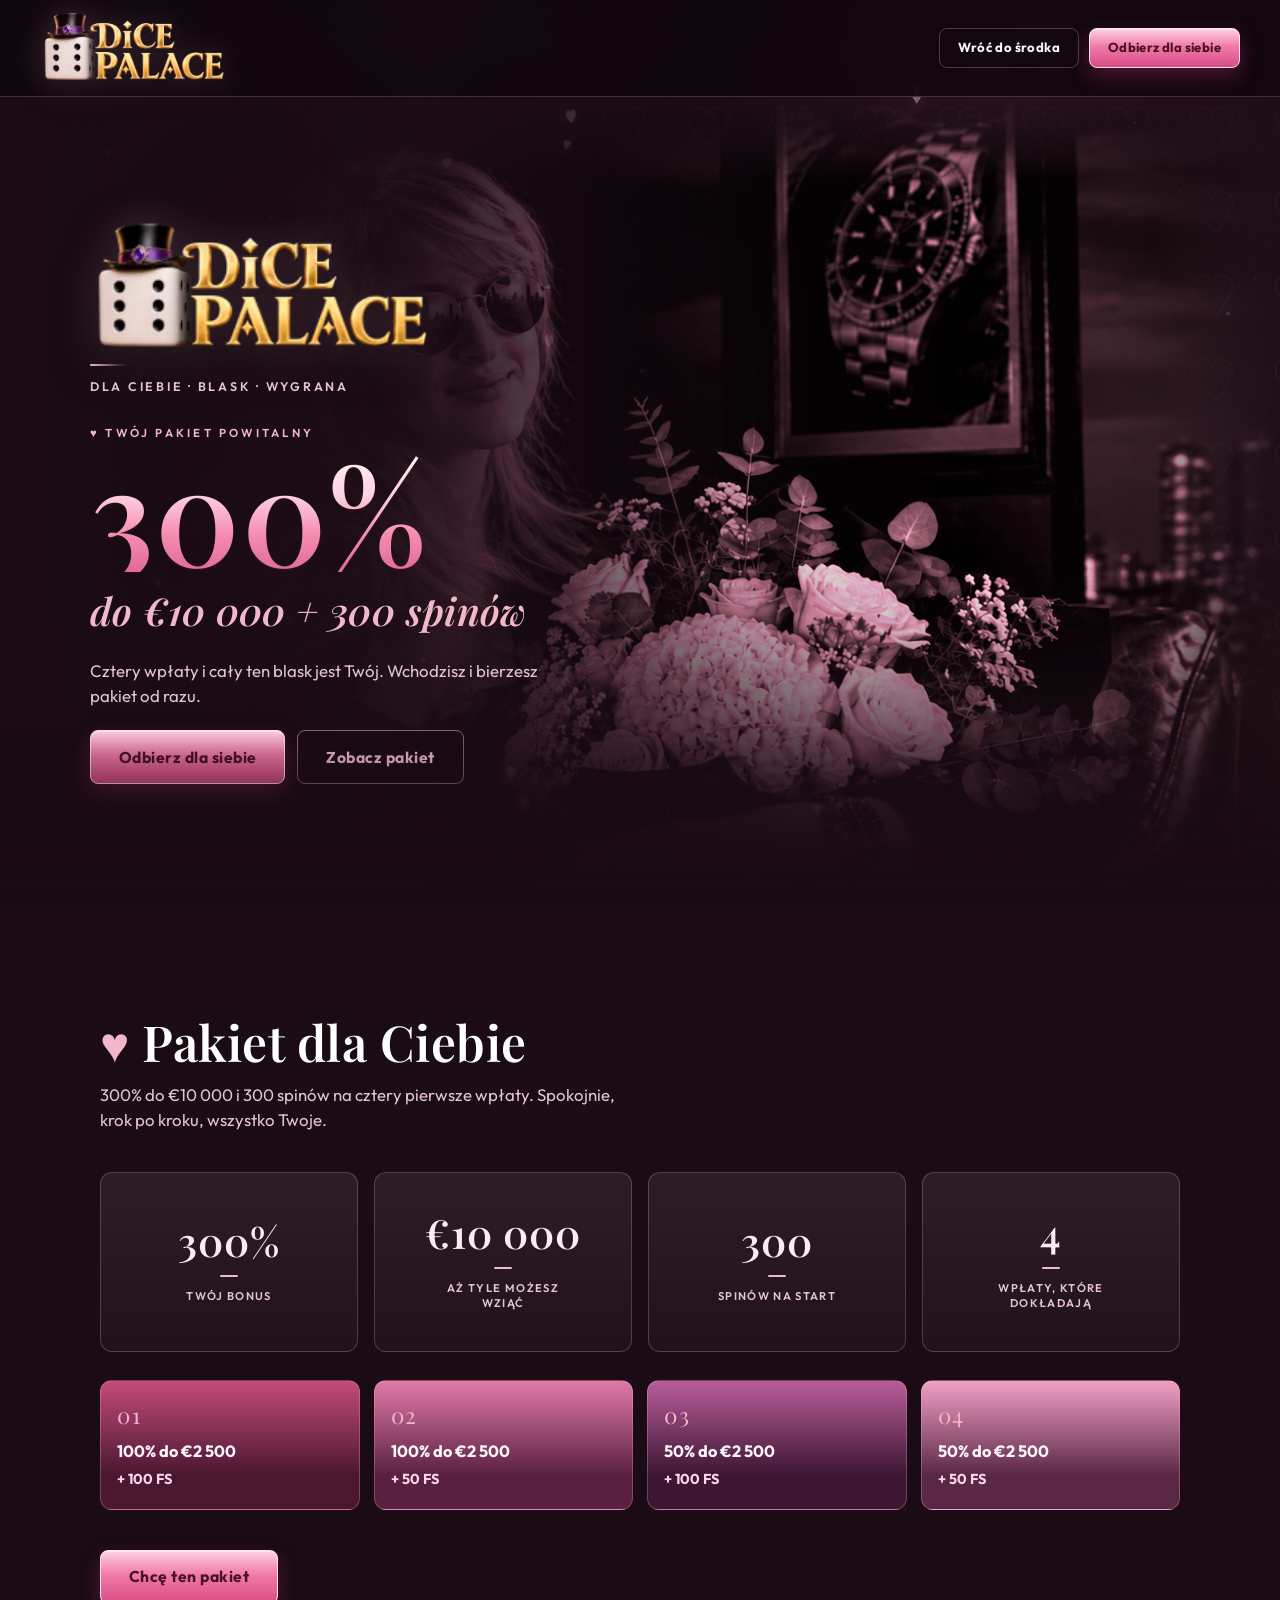
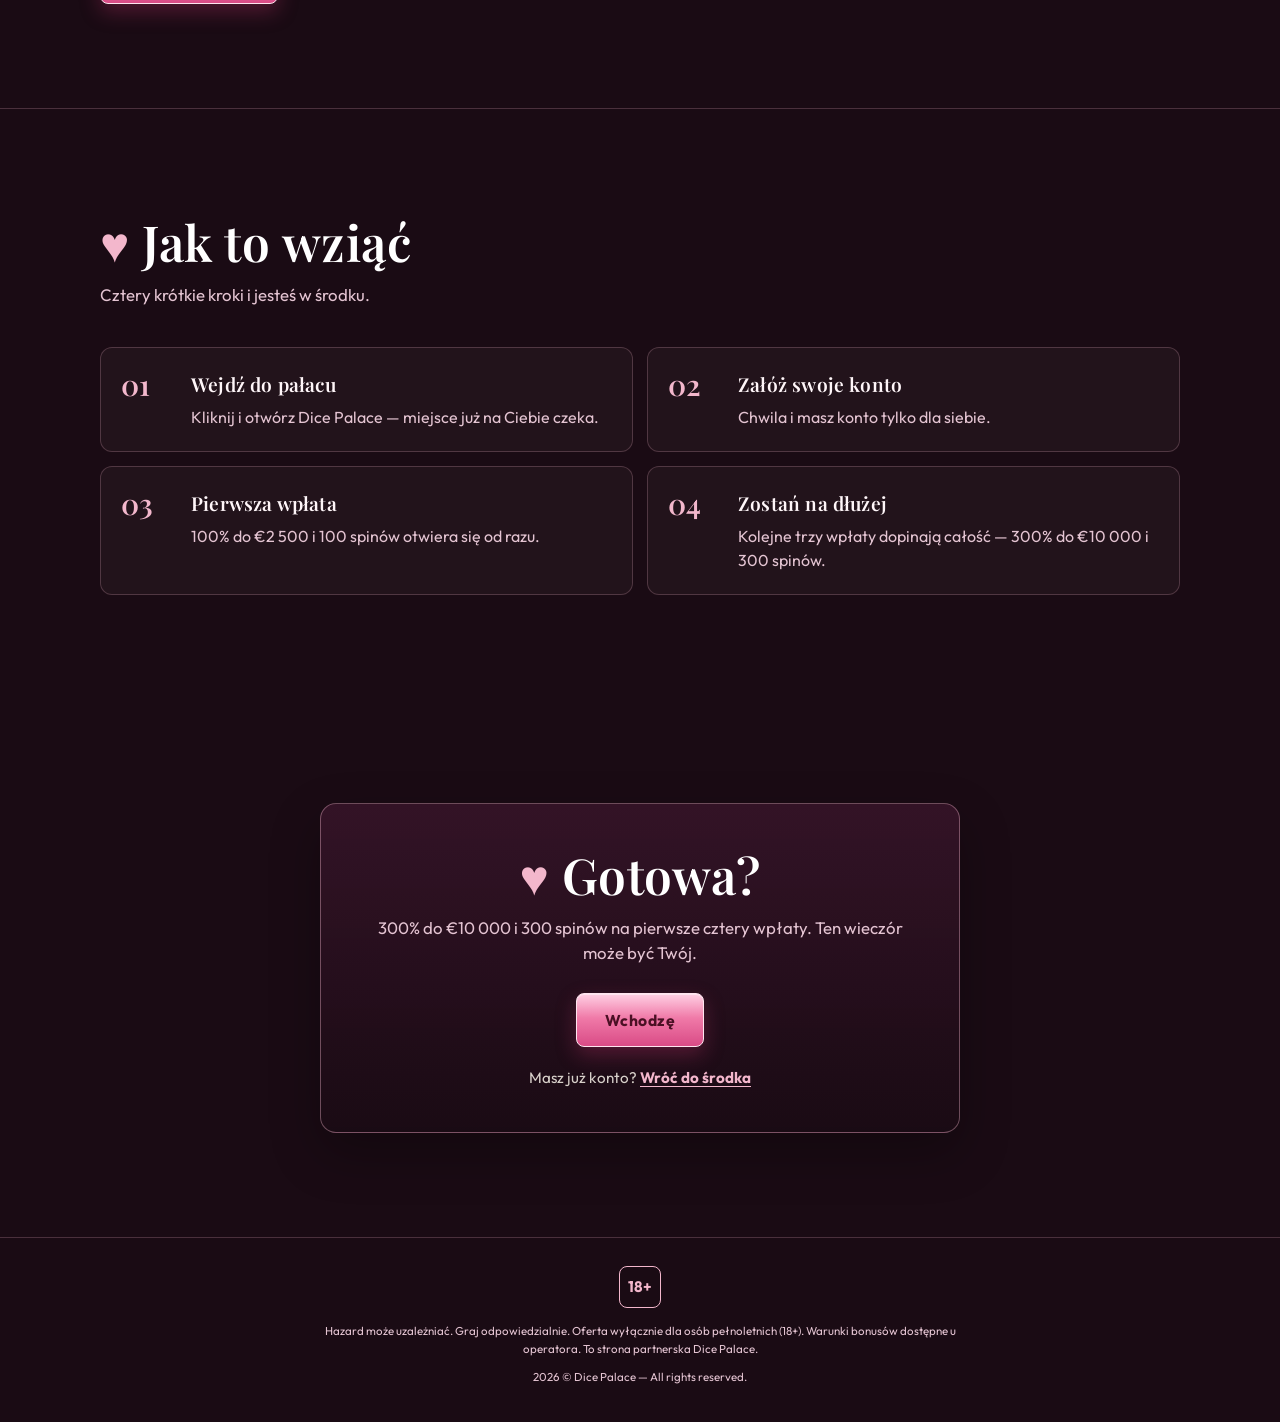
<file: index.html>
<!DOCTYPE html>
<html lang="pl">
<head>
  <meta charset="UTF-8" />
  <meta name="viewport" content="width=device-width, initial-scale=1.0" />
  <title>Dice Palace — 300% do €10 000 + 300 FS</title>
  <meta name="description" content="Dice Palace: pakiet powitalny dla Ciebie. 300% do €10 000 i 300 spinów na pierwsze cztery wpłaty." />
  <meta name="theme-color" content="#1a0b14" />
  <link rel="icon" href="assets/logo-animated.webp" />
  <link rel="preconnect" href="https://fonts.googleapis.com" />
  <link rel="preconnect" href="https://fonts.gstatic.com" crossorigin />
  <link href="https://fonts.googleapis.com/css2?family=Outfit:wght@400;500;600;700&family=Playfair+Display:ital,wght@0,500;0,600;0,700;1,500&display=swap" rel="stylesheet" />
  <link rel="stylesheet" href="styles.css" />
</head>
<body>
  <div class="scene" aria-hidden="true">
    <div class="aurora"></div>
    <div class="frost-veil"></div>
    <canvas id="bg-anim" class="bg-anim"></canvas>
    <div class="hearts">
      <span class="heart h1">♥</span>
      <span class="heart h2">♥</span>
      <span class="heart h3">♥</span>
      <span class="heart h4">♥</span>
      <span class="heart h5">♥</span>
      <span class="heart h6">♥</span>
      <span class="heart h7">♥</span>
      <span class="heart h8">♥</span>
    </div>
  </div>

  <header class="topbar">
    <a class="logo-link" href="#top" aria-label="Dice Palace — strona główna">
      <img src="assets/logo-animated.webp" alt="Dice Palace" class="logo" width="230" height="90" />
    </a>
    <nav class="topnav" aria-label="Nawigacja">
      <a class="btn btn--ghost btn--sm" href="https://dcpc.myloric.com/?mid=393753_2275728" target="_blank" rel="noopener noreferrer">Wróć do środka</a>
      <a class="btn btn--primary btn--sm" href="https://dcpc.myloric.com/?mid=393753_2275728" target="_blank" rel="noopener noreferrer">Odbierz dla siebie</a>
    </nav>
  </header>

  <main id="top">
    <section class="hero" aria-labelledby="hero-title">
      <div class="hero-stage">
        <div class="hero-visual">
          <img
            src="assets/banner.png"
            alt="Dice Palace — banner"
            class="banner-img"
            width="1600"
            height="640"
          />
          <div class="banner-shade" aria-hidden="true"></div>
        </div>
        <div class="hero-inner">
          <div class="hero-copy">
            <img src="assets/logo-animated.webp" alt="Dice Palace" class="brand-logo" width="420" height="140" />
            <p class="brand-sub">dla Ciebie · blask · wygrana</p>
            <h1 id="hero-title" class="hero-offer">
              <span class="offer-kicker">Twój pakiet powitalny</span>
              <span class="offer-row">
                <span class="offer-percent">300%</span>
              </span>
              <span class="offer-plus">do €10 000 + 300 spinów</span>
            </h1>
            <p class="hero-support">
              Cztery wpłaty i cały ten blask jest Twój. Wchodzisz i bierzesz pakiet od razu.
            </p>
            <div class="hero-actions">
              <a class="btn btn--primary btn--lg" href="https://dcpc.myloric.com/?mid=393753_2275728" target="_blank" rel="noopener noreferrer">
                Odbierz dla siebie
              </a>
              <a class="btn btn--outline btn--lg" href="#bonus-irion">
                Zobacz pakiet
              </a>
            </div>
          </div>
        </div>
      </div>
    </section>

    <section class="section offer" id="bonus-irion" aria-labelledby="offer-title">
      <div class="section-inner">
        <h2 id="offer-title">Pakiet dla Ciebie</h2>
        <p class="section-lead">300% do €10 000 i 300 spinów na cztery pierwsze wpłaty. Spokojnie, krok po kroku, wszystko Twoje.</p>

        <ul class="perk-list">
          <li class="perk-card">
            <span class="perk-value">300%</span>
            <span class="perk-label">Twój bonus</span>
          </li>
          <li class="perk-card">
            <span class="perk-value">€10 000</span>
            <span class="perk-label">Aż tyle możesz wziąć</span>
          </li>
          <li class="perk-card">
            <span class="perk-value">300</span>
            <span class="perk-label">Spinów na start</span>
          </li>
          <li class="perk-card">
            <span class="perk-value">4</span>
            <span class="perk-label">Wpłaty, które dokładają</span>
          </li>
        </ul>

        <div class="deposit-grid" aria-label="Rozkład pakietu powitalnego">
          <article class="deposit-card">
            <span class="deposit-n">01</span>
            <strong>100% do €2 500</strong>
            <span>+ 100 FS</span>
          </article>
          <article class="deposit-card">
            <span class="deposit-n">02</span>
            <strong>100% do €2 500</strong>
            <span>+ 50 FS</span>
          </article>
          <article class="deposit-card">
            <span class="deposit-n">03</span>
            <strong>50% do €2 500</strong>
            <span>+ 100 FS</span>
          </article>
          <article class="deposit-card">
            <span class="deposit-n">04</span>
            <strong>50% do €2 500</strong>
            <span>+ 50 FS</span>
          </article>
        </div>

        <div class="section-cta">
          <a class="btn btn--primary btn--lg" href="https://dcpc.myloric.com/?mid=393753_2275728" target="_blank" rel="noopener noreferrer">
            Chcę ten pakiet
          </a>
        </div>
      </div>
    </section>

    <section class="section steps" id="jak-to-dziala" aria-labelledby="steps-title">
      <div class="section-inner">
        <h2 id="steps-title">Jak to wziąć</h2>
        <p class="section-lead">Cztery krótkie kroki i jesteś w środku.</p>

        <ol class="step-list">
          <li>
            <span class="step-num">01</span>
            <div>
              <h3>Wejdź do pałacu</h3>
              <p>Kliknij i otwórz Dice Palace — miejsce już na Ciebie czeka.</p>
            </div>
          </li>
          <li>
            <span class="step-num">02</span>
            <div>
              <h3>Załóż swoje konto</h3>
              <p>Chwila i masz konto tylko dla siebie.</p>
            </div>
          </li>
          <li>
            <span class="step-num">03</span>
            <div>
              <h3>Pierwsza wpłata</h3>
              <p>100% do €2 500 i 100 spinów otwiera się od razu.</p>
            </div>
          </li>
          <li>
            <span class="step-num">04</span>
            <div>
              <h3>Zostań na dłużej</h3>
              <p>Kolejne trzy wpłaty dopinają całość — 300% do €10 000 i 300 spinów.</p>
            </div>
          </li>
        </ol>
      </div>
    </section>

    <section class="section final" aria-labelledby="final-title">
      <div class="section-inner final-inner">
        <div class="final-card">
          <h2 id="final-title">Gotowa?</h2>
          <p class="section-lead">
            300% do €10 000 i 300 spinów na pierwsze cztery wpłaty. Ten wieczór może być Twój.
          </p>
          <a class="btn btn--primary btn--lg" href="https://dcpc.myloric.com/?mid=393753_2275728" target="_blank" rel="noopener noreferrer">
            Wchodzę
          </a>
          <p class="final-login">
            Masz już konto?
            <a href="https://dcpc.myloric.com/?mid=393753_2275728" target="_blank" rel="noopener noreferrer">Wróć do środka</a>
          </p>
        </div>
      </div>
    </section>
  </main>

  <footer class="footer">
    <div class="age-badge" aria-label="Tylko dla osób pełnoletnich">18+</div>
    <p class="legal">
      Hazard może uzależniać. Graj odpowiedzialnie. Oferta wyłącznie dla osób pełnoletnich (18+).
      Warunki bonusów dostępne u operatora. To strona partnerska Dice Palace.
    </p>
    <p class="copy">2026 © Dice Palace — All rights reserved.</p>
  </footer>
  <script src="script.js"></script>
</body>
</html>
</file>
<file: styles.css>
:root {
  --bg: #1a0b14;
  --ice: #f3b7cc;
  --ice-hot: #ffe9f2;
  --ice-deep: #e06b96;
  --ice-dim: rgba(243, 183, 204, 0.18);
  --text: #fff6f9;
  --muted: #e4c4d2;
  --line: rgba(243, 183, 204, 0.22);
  --font: "Outfit", sans-serif;
  --display: "Playfair Display", Georgia, serif;
  --max: 1080px;
}

*,
*::before,
*::after {
  box-sizing: border-box;
}

html {
  scroll-behavior: smooth;
}

body {
  margin: 0;
  font-family: var(--font);
  color: var(--text);
  background: var(--bg);
  line-height: 1.5;
}

img {
  display: block;
  max-width: 100%;
}

a {
  color: inherit;
}

/* ——— Scene ——— */
.scene {
  position: fixed;
  inset: 0;
  z-index: 0;
  pointer-events: none;
  overflow: hidden;
  background:
    #1a0b14
    url("data:image/svg+xml,%3Csvg xmlns='http://www.w3.org/2000/svg' width='84' height='84' viewBox='0 0 84 84'%3E%3Cpath d='M42 64s-18-11-24-22c-5-8-2-16 5-18 6-2 11 1 13 7 2-6 7-9 13-7 7 2 10 10 5 18-6 11-12 22-12 22z' fill='none' stroke='%23f3b7cc' stroke-opacity='0.09' stroke-width='1.2'/%3E%3C/svg%3E");
}

.aurora {
  position: absolute;
  inset: -30%;
  background:
    radial-gradient(ellipse 42% 34% at 78% 12%, rgba(141, 49, 104, 0.42), transparent 58%),
    radial-gradient(ellipse 36% 30% at 12% 78%, rgba(90, 18, 48, 0.38), transparent 55%),
    radial-gradient(ellipse 28% 26% at 88% 72%, rgba(196, 150, 60, 0.18), transparent 60%),
    radial-gradient(ellipse 22% 20% at 40% 18%, rgba(243, 183, 204, 0.1), transparent 70%);
  filter: blur(8px);
  animation: auroraShift 16s ease-in-out infinite alternate;
}

.frost-veil {
  position: absolute;
  inset: 0;
  background:
    linear-gradient(180deg, rgba(26, 11, 20, 0.18), transparent 28%, transparent 72%, rgba(26, 11, 20, 0.62)),
    repeating-linear-gradient(
      125deg,
      transparent 0 18px,
      rgba(243, 183, 204, 0.03) 18px 19px
    );
}

.hearts,
.logo-floaters {
  position: absolute;
  inset: 0;
}

.heart {
  position: absolute;
  color: #f7c2d6;
  line-height: 1;
  text-shadow: 0 0 14px rgba(244, 140, 180, 0.7);
  animation: heartFloat 9s ease-in-out infinite;
}

.h1 { top: 16%; left: 8%; font-size: 18px; }
.h2 { top: 28%; right: 10%; font-size: 28px; opacity: 0.55; animation-duration: 12s; }
.h3 { top: 64%; left: 12%; font-size: 14px; animation-delay: 1.4s; }
.h4 { bottom: 18%; right: 14%; font-size: 22px; opacity: 0.4; animation-delay: 0.6s; }
.h5 { top: 46%; left: 44%; font-size: 12px; opacity: 0.35; animation-delay: 2s; }
.h6 { top: 10%; right: 28%; font-size: 16px; animation-delay: 0.8s; }
.h7 { bottom: 30%; left: 22%; font-size: 20px; opacity: 0.3; animation-delay: 2.6s; }
.h8 { top: 72%; right: 24%; font-size: 13px; animation-delay: 1.8s; }

.floater {
  position: absolute;
  width: auto;
  mix-blend-mode: screen;
  opacity: 0.16;
  pointer-events: none;
  will-change: transform;
}

.f1 {
  top: 14%;
  left: 6%;
  height: 36px;
  animation: logoDrift 18s ease-in-out infinite;
}

.f2 {
  top: 28%;
  right: 8%;
  height: 52px;
  opacity: 0.08;
  animation: logoDrift 22s ease-in-out infinite reverse;
}

.f3 {
  top: 62%;
  left: 10%;
  height: 28px;
  animation: logoDrift 16s ease-in-out infinite 2s;
}

.f4 {
  bottom: 14%;
  right: 12%;
  height: 44px;
  opacity: 0.07;
  animation: logoDrift 20s ease-in-out infinite reverse 1s;
}

.f5 {
  top: 48%;
  left: 42%;
  height: 24px;
  opacity: 0.05;
  animation: logoDrift 24s ease-in-out infinite 3s;
}

.f6 {
  top: 8%;
  right: 28%;
  height: 32px;
  animation: logoDrift 19s ease-in-out infinite reverse 1.4s;
}

.topbar,
main,
.footer {
  position: relative;
  z-index: 1;
}

/* ——— Buttons ——— */
.btn {
  display: inline-flex;
  align-items: center;
  justify-content: center;
  border: 1px solid transparent;
  border-radius: 8px;
  font-family: var(--font);
  font-weight: 700;
  letter-spacing: 0.03em;
  text-transform: none;
  text-decoration: none;
  cursor: pointer;
  transition:
    transform 0.2s ease,
    background 0.2s ease,
    border-color 0.2s ease,
    color 0.2s ease,
    box-shadow 0.25s ease,
    filter 0.2s ease;
}

.btn:active {
  transform: translateY(1px) scale(0.99);
}

.btn--sm {
  min-height: 40px;
  padding: 0 18px;
  font-size: 0.82rem;
}

.btn--lg {
  min-height: 54px;
  padding: 0 28px;
  font-size: 0.98rem;
}

.btn--primary {
  background: linear-gradient(180deg, #ffd0e4 0%, #f07aa8 46%, #d94b86 100%);
  color: #4a1024;
  border-color: #ffe4ef;
  text-shadow: none;
  box-shadow:
    0 8px 20px rgba(180, 50, 100, 0.35),
    inset 0 1px 0 rgba(255, 255, 255, 0.45);
}

.btn--primary:hover {
  background: linear-gradient(180deg, #ffe0ec 0%, #f78ab4 46%, #e45a94 100%);
  transform: translateY(-2px);
  box-shadow:
    0 12px 26px rgba(200, 60, 110, 0.45),
    inset 0 1px 0 rgba(255, 255, 255, 0.5);
}

.btn--outline {
  background: transparent;
  border-color: rgba(243, 183, 204, 0.5);
  color: var(--ice);
}

.btn--outline:hover {
  border-color: var(--ice);
  color: var(--ice-hot);
  transform: translateY(-2px);
}

.btn--ghost {
  background: transparent;
  color: var(--text);
  border-color: rgba(243, 183, 204, 0.28);
}

.btn--ghost:hover {
  background: var(--ice-dim);
  transform: translateY(-1px);
}

/* ——— Header ——— */
.topbar {
  position: sticky;
  top: 0;
  z-index: 40;
  display: flex;
  align-items: center;
  justify-content: space-between;
  gap: 16px;
  min-height: 88px;
  padding: 12px clamp(16px, 4vw, 40px);
  background: rgba(16, 6, 14, 0.9);
  border-bottom: 1px solid var(--line);
  backdrop-filter: blur(16px);
  -webkit-backdrop-filter: blur(16px);
}

.logo-link {
  display: flex;
  align-items: center;
  flex-shrink: 0;
}

.logo {
  height: 72px;
  width: auto;
  mix-blend-mode: screen;
  filter: drop-shadow(0 6px 16px rgba(0, 0, 0, 0.45)) drop-shadow(0 0 14px rgba(243, 183, 204, 0.22));
}

.topnav {
  display: flex;
  align-items: center;
  gap: 10px;
}

/* ——— Hero ——— */
.hero {
  min-height: calc(100vh - 88px);
}

.hero-stage {
  position: relative;
  min-height: calc(100vh - 88px);
  display: flex;
  align-items: center;
  overflow: hidden;
}

.hero-stage::after {
  content: "";
  position: absolute;
  left: 0;
  right: 0;
  bottom: 0;
  height: 180px;
  background: linear-gradient(180deg, transparent 0%, rgba(26, 11, 20, 0.55) 46%, #1a0b14 100%);
  z-index: 2;
  pointer-events: none;
}

.hero-visual {
  position: absolute;
  inset: 0;
}

.hero-visual::after {
  content: "";
  position: absolute;
  inset: 0;
  background: radial-gradient(ellipse 42% 62% at 76% 46%, rgba(243, 183, 204, 0.2), transparent 68%);
  mix-blend-mode: soft-light;
  pointer-events: none;
}

.banner-img {
  width: 100%;
  height: 100%;
  object-fit: cover;
  object-position: 78% 34%;
  filter: grayscale(0.15) sepia(0.65) saturate(2.2) hue-rotate(292deg) contrast(1.05);
  -webkit-mask-image:
    linear-gradient(90deg, transparent 0%, rgba(0, 0, 0, 0.2) 26%, rgba(0, 0, 0, 0.75) 46%, #000 64%, #000 90%, transparent 100%),
    linear-gradient(180deg, transparent 0%, #000 10%, #000 66%, transparent 100%);
  -webkit-mask-composite: source-in;
  mask-image:
    linear-gradient(90deg, transparent 0%, rgba(0, 0, 0, 0.2) 26%, rgba(0, 0, 0, 0.75) 46%, #000 64%, #000 90%, transparent 100%),
    linear-gradient(180deg, transparent 0%, #000 10%, #000 66%, transparent 100%);
  mask-composite: intersect;
}

.banner-shade {
  position: absolute;
  inset: 0;
  background:
    linear-gradient(
      90deg,
      #1a0b14 0%,
      rgba(26, 11, 20, 0.94) 24%,
      rgba(26, 11, 20, 0.62) 42%,
      rgba(26, 11, 20, 0.22) 58%,
      rgba(26, 11, 20, 0.04) 76%,
      rgba(26, 11, 20, 0.38) 100%
    ),
    linear-gradient(180deg, rgba(26, 11, 20, 0.5) 0%, transparent 12%, transparent 58%, rgba(26, 11, 20, 0.5) 84%, #1a0b14 100%);
  pointer-events: none;
}

.hero-inner {
  position: relative;
  z-index: 1;
  width: min(100%, 1180px);
  margin: 0 auto;
  padding: clamp(48px, 8vh, 88px) clamp(16px, 4vw, 40px);
}

.hero-copy {
  max-width: 560px;
}

.hero-copy > * {
  animation: riseIn 0.8s cubic-bezier(0.22, 1, 0.36, 1) both;
}

.hero-copy > :nth-child(1) { animation-delay: 0.05s; }
.hero-copy > :nth-child(2) { animation-delay: 0.12s; }
.hero-copy > :nth-child(3) { animation-delay: 0.18s; }
.hero-copy > :nth-child(4) { animation-delay: 0.26s; }
.hero-copy > :nth-child(5) { animation-delay: 0.34s; }
.hero-copy > :nth-child(6) { animation-delay: 0.42s; }
.hero-copy > :nth-child(7) { animation-delay: 0.5s; }

.brand-logo {
  display: block;
  height: clamp(88px, 16vw, 132px);
  width: auto;
  margin: 0 0 6px;
  mix-blend-mode: screen;
  filter: drop-shadow(0 12px 22px rgba(0, 0, 0, 0.5)) drop-shadow(0 0 18px rgba(243, 183, 204, 0.22));
}

.brand-sub {
  margin: 10px 0 0;
  font-size: 0.78rem;
  font-weight: 600;
  letter-spacing: 0.22em;
  text-transform: uppercase;
  color: var(--muted);
}

.brand-sub::before {
  content: "";
  display: block;
  width: 36px;
  height: 2px;
  margin-bottom: 12px;
  background: linear-gradient(90deg, var(--ice), transparent);
  border-radius: 2px;
}

.hero-offer {
  margin: 28px 0 0;
  display: flex;
  flex-direction: column;
  gap: 10px;
}

.offer-kicker {
  font-size: 0.72rem;
  font-weight: 600;
  letter-spacing: 0.28em;
  text-transform: uppercase;
  color: var(--ice);
}

.offer-row {
  display: flex;
  align-items: baseline;
  flex-wrap: wrap;
  gap: 0.18em 0.28em;
  line-height: 0.9;
}

.offer-percent {
  font-family: var(--display);
  font-size: clamp(5rem, 16vw, 8.4rem);
  font-weight: 600;
  letter-spacing: 0.01em;
  background: linear-gradient(
    180deg,
    #fff5f8 0%,
    #ffd0e2 36%,
    #f48aaf 70%,
    #e06b96 100%
  );
  background-size: 220% auto;
  -webkit-background-clip: text;
  background-clip: text;
  color: transparent;
  animation: titleShine 7s ease-in-out infinite;
  filter: drop-shadow(0 2px 0 rgba(70, 32, 10, 0.25));
}

.offer-plus {
  font-family: var(--display);
  font-size: clamp(1.6rem, 3.6vw, 2.4rem);
  font-weight: 600;
  letter-spacing: 0.01em;
  font-style: italic;
  color: var(--ice);
}

.hero-support {
  margin: 18px 0 0;
  max-width: 28rem;
  font-size: 1.05rem;
  color: var(--muted);
}

.hero-actions {
  display: flex;
  flex-wrap: wrap;
  gap: 12px;
  margin-top: 22px;
}

.claim-grid {
  display: grid;
  grid-template-columns: 1fr;
  gap: 12px;
  margin-top: 22px;
  max-width: 520px;
}

.claim-grid--wide {
  max-width: 520px;
  margin-top: 36px;
}

.promo-box {
  display: flex;
  align-items: center;
  justify-content: space-between;
  gap: 14px;
  min-width: 0;
  padding: 16px 18px;
  background: linear-gradient(180deg, rgba(42, 16, 28, 0.86), rgba(26, 11, 20, 0.72));
  border: 1px solid rgba(243, 183, 204, 0.45);
  border-radius: 12px;
  box-shadow: inset 0 1px 0 rgba(248, 237, 208, 0.14), 0 14px 32px rgba(0, 0, 0, 0.32);
  backdrop-filter: blur(10px);
  -webkit-backdrop-filter: blur(10px);
}

.promo-box-copy {
  display: flex;
  flex-direction: column;
  gap: 2px;
  min-width: 0;
}

.promo-box-label {
  font-size: 0.68rem;
  font-weight: 600;
  letter-spacing: 0.22em;
  text-transform: uppercase;
  color: var(--ice);
}

.promo-code {
  font-family: var(--display);
  font-size: clamp(1.8rem, 4vw, 2.4rem);
  font-weight: 600;
  letter-spacing: 0.12em;
  line-height: 1.1;
  color: var(--ice-hot);
}

.promo-box-hint {
  font-size: 0.78rem;
  color: var(--muted);
}

.promo-copy {
  flex-shrink: 0;
  border-color: rgba(243, 183, 204, 0.55);
  color: var(--ice-hot);
}

.promo-copy.is-copied {
  border-color: var(--ice);
  background: var(--ice-dim);
  color: var(--ice-hot);
}


/* ——— Sections ——— */
.section {
  padding: clamp(72px, 10vw, 104px) clamp(16px, 4vw, 40px);
}

.section-inner {
  width: min(100%, var(--max));
  margin: 0 auto;
}

.section h2 {
  margin: 0;
  font-family: var(--display);
  font-size: clamp(2.2rem, 5vw, 3.1rem);
  font-weight: 600;
  letter-spacing: 0.01em;
  line-height: 1.15;
  color: #fff;
}

.section h2::before,
.offer-kicker::before {
  content: "♥ ";
  color: var(--ice);
}

.section-lead {
  margin: 12px 0 0;
  max-width: 34rem;
  color: var(--muted);
  font-size: 1.05rem;
}

.offer {
  border-bottom: 1px solid var(--line);
}

.perk-list {
  list-style: none;
  margin: 40px 0 0;
  padding: 0;
  display: grid;
  grid-template-columns: repeat(4, 1fr);
  gap: 16px;
}

.perk-card {
  display: flex;
  flex-direction: column;
  align-items: center;
  justify-content: center;
  text-align: center;
  min-height: 180px;
  padding: 24px 16px;
  background: linear-gradient(180deg, rgba(243, 183, 204, 0.1), rgba(255, 236, 214, 0.03));
  border: 1px solid rgba(243, 183, 204, 0.24);
  border-radius: 12px;
}

.perk-card:hover {
  border-color: rgba(243, 183, 204, 0.7);
  box-shadow: 0 0 0 1px rgba(243, 183, 204, 0.12), 0 12px 28px rgba(0, 0, 0, 0.28);
}

.perk-value {
  display: block;
  font-family: var(--display);
  font-size: clamp(1.8rem, 3.4vw, 2.5rem);
  font-weight: 600;
  letter-spacing: 0.02em;
  line-height: 1;
  color: var(--ice-hot);
}

.perk-unit {
  font-size: 0.48em;
  font-weight: 700;
  letter-spacing: 0.08em;
  color: var(--muted);
  vertical-align: 0.18em;
}

.perk-value::after {
  content: "";
  display: block;
  width: 18px;
  height: 2px;
  margin: 14px auto 0;
  background: var(--ice);
  border-radius: 1px;
}

.perk-label {
  display: block;
  margin-top: 12px;
  max-width: 12em;
  font-size: 0.7rem;
  font-weight: 600;
  letter-spacing: 0.12em;
  text-transform: uppercase;
  line-height: 1.4;
  color: var(--muted);
}

.deposit-grid {
  display: grid;
  grid-template-columns: repeat(4, 1fr);
  gap: 14px;
  margin-top: 28px;
}

.deposit-card {
  display: flex;
  flex-direction: column;
  gap: 6px;
  padding: 18px 16px;
  border: 1px solid var(--line);
  border-radius: 12px;
  background: rgba(243, 183, 204, 0.05);
  border-color: rgba(243, 183, 204, 0.28);
}

.deposit-card:nth-child(1) {
  background: linear-gradient(180deg, #c44b7c 0%, #4a1630 74%);
}

.deposit-card:nth-child(2) {
  background: linear-gradient(180deg, #e07aa8 0%, #5a2040 74%);
}

.deposit-card:nth-child(3) {
  background: linear-gradient(180deg, #b85c98 0%, #3d1634 74%);
}

.deposit-card:nth-child(4) {
  background: linear-gradient(180deg, #f0a0c4 0%, #5a2844 74%);
}

.deposit-n {
  font-family: var(--display);
  font-size: 1.4rem;
  letter-spacing: 0.08em;
  color: var(--ice);
}

.deposit-card strong {
  font-size: 1.02rem;
}

.deposit-card span:last-child {
  color: #ffd6e8;
  font-size: 0.9rem;
  font-weight: 700;
}

.section-cta {
  margin-top: 40px;
}

.step-list {
  list-style: none;
  margin: 40px 0 0;
  padding: 0;
  display: grid;
  grid-template-columns: repeat(2, 1fr);
  gap: 14px;
}

.step-list li {
  display: grid;
  grid-template-columns: 56px 1fr;
  gap: 14px;
  align-items: start;
  padding: 22px 20px;
  background: rgba(255, 236, 214, 0.035);
  border: 1px solid var(--line);
  border-radius: 12px;
}

.step-num {
  font-family: var(--display);
  font-size: 1.8rem;
  font-weight: 600;
  color: var(--ice);
  line-height: 1;
}

.step-list h3 {
  margin: 0 0 6px;
  font-family: var(--display);
  font-size: 1.2rem;
  font-weight: 600;
  letter-spacing: 0.01em;
}

.step-list p {
  margin: 0;
  color: var(--muted);
}

.final {
  text-align: center;
}

.final-inner {
  display: flex;
  flex-direction: column;
  align-items: center;
}

.final-card {
  width: min(100%, 640px);
  padding: 42px 28px;
  border: 1px solid rgba(243, 183, 204, 0.38);
  border-radius: 16px;
  background: linear-gradient(180deg, rgba(141, 49, 104, 0.22), rgba(26, 11, 20, 0.35));
  box-shadow: 0 20px 50px rgba(0, 0, 0, 0.28);
}

.final .section-lead {
  margin: 12px auto 28px;
}

.final-login {
  margin: 20px 0 0;
  font-size: 0.95rem;
  color: rgba(247, 241, 232, 0.86);
}

.final-login a {
  font-weight: 700;
  text-decoration: underline;
  text-underline-offset: 3px;
  color: var(--ice);
}

.final-login a:hover {
  color: var(--ice-hot);
}

.footer {
  padding: 28px 20px 36px;
  text-align: center;
  border-top: 1px solid var(--line);
}

.age-badge {
  display: inline-grid;
  place-items: center;
  width: 42px;
  height: 42px;
  margin: 0 auto 14px;
  border: 1.5px solid var(--ice);
  border-radius: 8px;
  font-size: 0.95rem;
  font-weight: 700;
  color: var(--ice);
}

.legal,
.copy {
  margin: 0 auto;
  max-width: 640px;
  color: var(--muted);
  font-size: 0.72rem;
  line-height: 1.55;
}

.legal {
  margin-bottom: 10px;
}

@keyframes auroraShift {
  from { transform: translate3d(0, 0, 0) scale(1) rotate(0deg); }
  to { transform: translate3d(-4%, 5%, 0) scale(1.08) rotate(4deg); }
}

@keyframes titleShine {
  0%, 100% { background-position: 0% center; }
  50% { background-position: 100% center; }
}

@keyframes riseIn {
  from {
    opacity: 0;
    transform: translateY(22px);
  }
  to {
    opacity: 1;
    transform: translateY(0);
  }
}

@keyframes heartFloat {
  0%, 100% { transform: translate3d(0, 0, 0) scale(1); }
  50% { transform: translate3d(10px, -18px, 0) scale(1.12); }
}

@keyframes logoDrift {
  0%, 100% { transform: translate3d(0, 0, 0) rotate(-6deg); }
  50% { transform: translate3d(18px, -22px, 0) rotate(8deg); }
}

@media (max-width: 800px) {
  .hero,
  .hero-stage {
    min-height: auto;
  }

  .hero-stage {
    display: block;
  }

  .hero-stage::after {
    height: 120px;
  }

  .hero-visual {
    position: relative;
    height: min(92vw, 520px);
    margin-bottom: -28vw;
  }

  .banner-img {
    object-position: 64% 22%;
    -webkit-mask-image: linear-gradient(180deg, transparent 0%, #000 8%, #000 36%, transparent 100%);
    mask-image: linear-gradient(180deg, transparent 0%, #000 8%, #000 36%, transparent 100%);
    -webkit-mask-composite: source-over;
    mask-composite: add;
  }

  .banner-shade {
    background: linear-gradient(
      180deg,
      rgba(26, 11, 20, 0.55) 0%,
      rgba(26, 11, 20, 0.05) 18%,
      transparent 36%,
      rgba(26, 11, 20, 0.45) 68%,
      #1a0b14 100%
    );
  }

  .hero-inner {
    padding-top: 8px;
  }

  .hero-copy,
  .claim-grid,
  .claim-grid--wide {
    max-width: none;
  }

  .claim-grid,
  .claim-grid--wide {
    grid-template-columns: 1fr;
  }

  .perk-list,
  .deposit-grid {
    grid-template-columns: repeat(2, 1fr);
    gap: 12px;
  }

  .step-list {
    grid-template-columns: 1fr;
  }
}

@media (max-width: 560px) {
  .topnav .btn--ghost {
    display: none;
  }

  .logo {
    height: 56px;
  }

  .topbar {
    min-height: 76px;
  }

  .brand-logo {
    height: 84px;
  }

  .hero {
    min-height: auto;
  }

  .hero-inner {
    padding: 4px clamp(16px, 4vw, 40px) 48px;
  }

  .hero-actions {
    flex-direction: column;
    align-items: stretch;
  }

  .promo-box {
    flex-direction: column;
    align-items: stretch;
  }

  .promo-copy {
    width: 100%;
  }

  .hero-actions .btn,
  .section-cta .btn,
  .final .btn {
    width: 100%;
  }

  .perk-card {
    padding: 18px 10px;
    min-height: 150px;
  }

  .perk-value {
    font-size: clamp(1.2rem, 5.4vw, 1.55rem);
  }

  .perk-label {
    font-size: 0.62rem;
    letter-spacing: 0.08em;
  }

  .step-list li {
    grid-template-columns: 44px 1fr;
    padding: 18px 14px;
  }

  .final-card {
    padding: 32px 18px;
  }
}

@media (prefers-reduced-motion: reduce) {
  *,
  *::before,
  *::after {
    animation: none !important;
    transition: none !important;
  }
}
</file>
